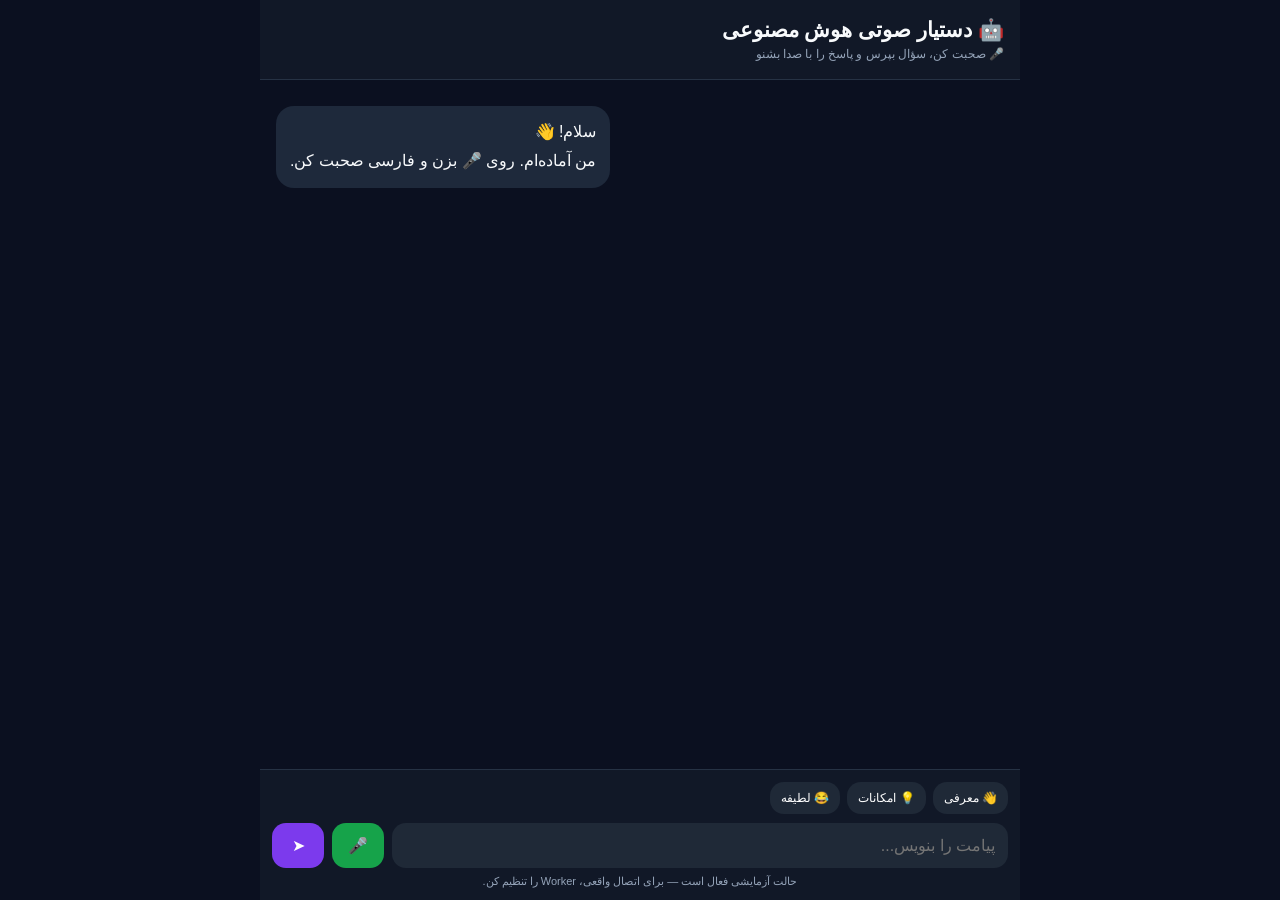
<file: index.html>
<!doctype html>
<html lang="fa" dir="rtl">
<head>
<meta charset="utf-8">
<meta name="viewport" content="width=device-width,initial-scale=1,viewport-fit=cover">
<meta name="theme-color" content="#111827">
<title>AI Voice App</title>
<style>
*{box-sizing:border-box}body{margin:0;font-family:Tahoma,Arial,sans-serif;background:#0b1020;color:#f8fafc}
.app{max-width:760px;margin:auto;min-height:100vh;display:flex;flex-direction:column}
header{padding:18px 16px;background:#111827;position:sticky;top:0;z-index:5;border-bottom:1px solid #263244}
h1{font-size:21px;margin:0 0 5px}.sub{color:#94a3b8;font-size:12px}
#chat{flex:1;padding:16px;overflow:auto}.msg{display:flex;margin:10px 0}.msg.user{justify-content:flex-start}.msg.ai{justify-content:flex-end}
.bubble{max-width:86%;padding:12px 14px;border-radius:18px;line-height:1.8;white-space:pre-wrap}
.user .bubble{background:#2563eb}.ai .bubble{background:#1e293b}
.bottom{padding:12px;background:#111827;border-top:1px solid #263244;position:sticky;bottom:0}
.row{display:flex;gap:8px}.row input{flex:1}.row button{width:52px}
input,button{border:0;border-radius:14px;padding:13px;font:inherit}input{background:#1f2937;color:#fff;outline:none}
button{background:#2563eb;color:#fff;cursor:pointer}.mic{background:#16a34a}.send{background:#7c3aed}
.quick{display:flex;gap:7px;overflow:auto;margin-bottom:9px}.quick button{white-space:nowrap;background:#1f2937;font-size:12px;padding:9px 11px}
.status{font-size:11px;color:#94a3b8;margin-top:7px;text-align:center}
.typing{opacity:.7}
</style>
</head>
<body>
<div class="app">
<header>
<h1>🤖 دستیار صوتی هوش مصنوعی</h1>
<div class="sub">🎤 صحبت کن، سؤال بپرس و پاسخ را با صدا بشنو</div>
</header>
<main id="chat"></main>
<div class="bottom">
<div class="quick">
<button onclick="quick('سلام، خودت را معرفی کن')">👋 معرفی</button>
<button onclick="quick('امروز چه کارهایی می‌توانی انجام بدهی؟')">💡 امکانات</button>
<button onclick="quick('یک لطیفه کوتاه بگو')">😂 لطیفه</button>
</div>
<div class="row">
<input id="text" placeholder="پیامت را بنویس..." autocomplete="off">
<button class="mic" id="mic" onclick="startVoice()">🎤</button>
<button class="send" onclick="send()">➤</button>
</div>
<div class="status" id="status">حالت آزمایشی فعال است — برای اتصال واقعی، Worker را تنظیم کن.</div>
</div>
</div>

<script>
const WORKER_URL = "https://ai-voice-worker.aghilechresh83.workers.dev/";
const chat=document.getElementById("chat"), input=document.getElementById("text"), status=document.getElementById("status");
let history=[];

function add(role,text){
  const wrap=document.createElement("div"); wrap.className="msg "+(role==="user"?"user":"ai");
  const b=document.createElement("div"); b.className="bubble"; b.textContent=text;
  wrap.appendChild(b); chat.appendChild(wrap); chat.scrollTop=chat.scrollHeight;
}
function speak(text){
  if(!("speechSynthesis" in window)) return;
  speechSynthesis.cancel();
  const u=new SpeechSynthesisUtterance(text); u.lang="fa-IR"; u.rate=.95; u.pitch=1;
  speechSynthesis.speak(u);
}
function quick(t){input.value=t;send()}
function demo(text){
  const t=text.toLowerCase();
  if(t.includes("سلام")) return "سلام! 👋 من دستیار صوتی هوش مصنوعی هستم. آماده‌ام باهات صحبت کنم.";
  if(t.includes("معرفی")) return "من یک دستیار صوتی فارسی هستم. می‌توانی با میکروفون صحبت کنی و پاسخ من را با صدا بشنوی.";
  if(t.includes("لطیفه")) return "یه روز کامپیوتر رفت دکتر! دکتر گفت: مشکلت چیه؟ گفت: ویروسی شدم! 😄";
  if(t.includes("امکانات")) return "فعلاً می‌توانم پیام متنی بگیرم، صدای فارسی را تشخیص بدهم و پاسخ را با صدای فارسی پخش کنم. با Worker می‌توانیم هوش مصنوعی واقعی را هم وصل کنیم.";
  return "پیامت را دریافت کردم 😊 برای پاسخ هوش مصنوعی واقعی، آدرس Cloudflare Worker را داخل index.html جایگزین کن.";
}
async function askAI(text){
  const r=await fetch(WORKER_URL,{
    method:"POST",headers:{"Content-Type":"application/json"},
    body:JSON.stringify({message:text,history})
  });
  if(!r.ok) throw new Error("Worker error "+r.status);
  const data=await r.json();
  if(!data.answer) throw new Error("پاسخ نامعتبر");
  return data.answer;
}
async function send(){
  const text=input.value.trim(); if(!text)return;
  input.value=""; add("user",text); history.push({role:"user",content:text});
  status.textContent="در حال پاسخ‌گویی…";
  let answer;
  try{
    if(!WORKER_URL.includes("YOUR-WORKER")) answer=await askAI(text);
    else answer=demo(text);
  }catch(e){
    answer="⚠️ اتصال به هوش مصنوعی برقرار نشد. آدرس Worker را بررسی کن.";
  }
  add("ai",answer); history.push({role:"assistant",content:answer}); speak(answer);
  status.textContent=WORKER_URL.includes("YOUR-WORKER")?"حالت آزمایشی فعال است":"اتصال به Worker فعال است";
}
input.addEventListener("keydown",e=>{if(e.key==="Enter")send()});

function startVoice(){
  const SR=window.SpeechRecognition||window.webkitSpeechRecognition;
  if(!SR){status.textContent="مرورگر شما تشخیص گفتار را پشتیبانی نمی‌کند؛ Chrome را امتحان کن.";return}
  const r=new SR(); r.lang="fa-IR"; r.interimResults=false; r.continuous=false;
  status.textContent="🎤 گوش می‌دهم…";
  r.onresult=e=>{input.value=e.results[0][0].transcript;send()};
  r.onerror=()=>status.textContent="مشکل در دریافت صدا. اجازه میکروفون را بررسی کن.";
  r.onend=()=>{if(!input.value)status.textContent="آماده‌ام 🎤"};
  r.start();
}
add("ai","سلام! 👋\nمن آماده‌ام. روی 🎤 بزن و فارسی صحبت کن.");
</script>
</body>
</html>
</file>
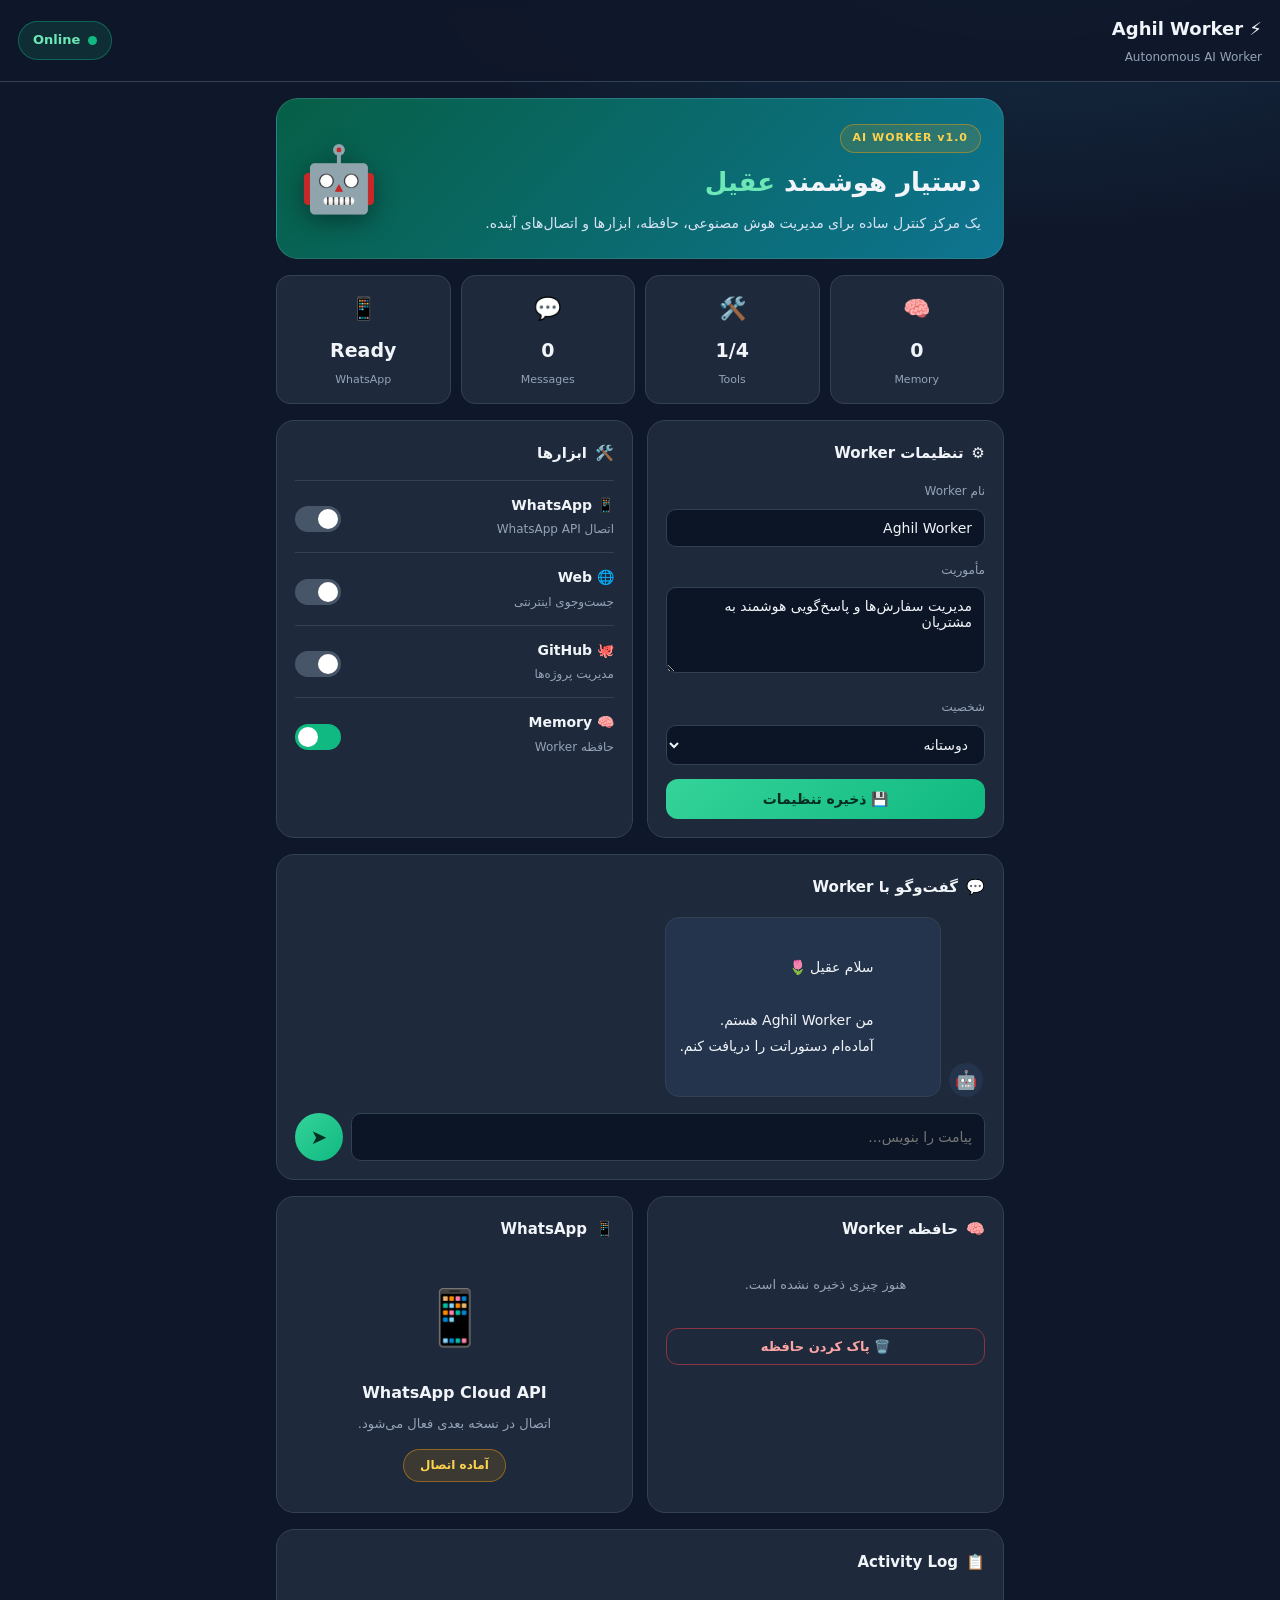
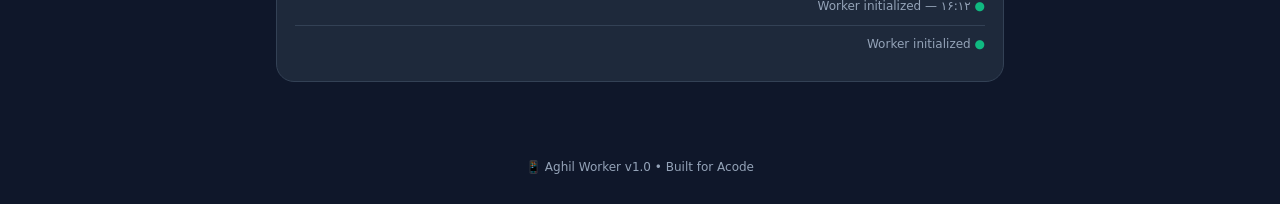
<file: index (7).html>
<!DOCTYPE html>
<html lang="fa" dir="rtl">
<head>
  <meta charset="UTF-8">
  <meta name="viewport" content="width=device-width, initial-scale=1.0">

  <title>Aghil Worker</title>

  <meta
    name="description"
    content="Aghil Worker - AI Worker Dashboard"
  >

  <link rel="stylesheet" href="style.css">
</head>

<body>

  <header class="topbar">
    <div>
      <div class="brand">⚡ Aghil Worker</div>
      <div class="subtitle">Autonomous AI Worker</div>
    </div>

    <div class="status">
      <span class="status-dot"></span>
      Online
    </div>
  </header>


  <main class="container">

    <section class="hero">
      <div>
        <span class="badge">AI WORKER v1.0</span>

        <h1>
          دستیار هوشمند
          <span>عقیل</span>
        </h1>

        <p>
          یک مرکز کنترل ساده برای مدیریت هوش مصنوعی،
          حافظه، ابزارها و اتصال‌های آینده.
        </p>
      </div>

      <div class="hero-icon">
        🤖
      </div>
    </section>


    <section class="stats">

      <div class="stat-card">
        <span>🧠</span>
        <strong id="memoryCount">0</strong>
        <small>Memory</small>
      </div>

      <div class="stat-card">
        <span>🛠️</span>
        <strong id="toolCount">4</strong>
        <small>Tools</small>
      </div>

      <div class="stat-card">
        <span>💬</span>
        <strong id="messageCount">0</strong>
        <small>Messages</small>
      </div>

      <div class="stat-card">
        <span>📱</span>
        <strong>Ready</strong>
        <small>WhatsApp</small>
      </div>

    </section>


    <section class="grid">

      <div class="panel">

        <div class="panel-title">
          <span>⚙️</span>
          تنظیمات Worker
        </div>

        <label>
          نام Worker
        </label>

        <input
          id="workerName"
          type="text"
          placeholder="Aghil Worker"
          value="Aghil Worker"
        >

        <label>
          مأموریت
        </label>

        <textarea
          id="workerMission"
          rows="4"
          placeholder="مأموریت Worker را بنویس..."
        >مدیریت سفارش‌ها و پاسخ‌گویی هوشمند به مشتریان</textarea>

        <label>
          شخصیت
        </label>

        <select id="personality">
          <option value="friendly">دوستانه</option>
          <option value="professional">حرفه‌ای</option>
          <option value="short">کوتاه و سریع</option>
          <option value="smart">هوشمند و تحلیلی</option>
        </select>

        <button
          class="primary"
          onclick="saveWorkerSettings()"
        >
          💾 ذخیره تنظیمات
        </button>

      </div>


      <div class="panel">

        <div class="panel-title">
          <span>🛠️</span>
          ابزارها
        </div>

        <div class="tool">
          <div>
            <b>📱 WhatsApp</b>
            <small>اتصال WhatsApp API</small>
          </div>

          <label class="switch">
            <input
              type="checkbox"
              id="whatsappTool"
              onchange="toggleTool('whatsapp')"
            >
            <span></span>
          </label>
        </div>


        <div class="tool">
          <div>
            <b>🌐 Web</b>
            <small>جست‌وجوی اینترنتی</small>
          </div>

          <label class="switch">
            <input
              type="checkbox"
              id="webTool"
              onchange="toggleTool('web')"
            >
            <span></span>
          </label>
        </div>


        <div class="tool">
          <div>
            <b>🐙 GitHub</b>
            <small>مدیریت پروژه‌ها</small>
          </div>

          <label class="switch">
            <input
              type="checkbox"
              id="githubTool"
              onchange="toggleTool('github')"
            >
            <span></span>
          </label>
        </div>


        <div class="tool">
          <div>
            <b>🧠 Memory</b>
            <small>حافظه Worker</small>
          </div>

          <label class="switch">
            <input
              type="checkbox"
              id="memoryTool"
              checked
              onchange="toggleTool('memory')"
            >
            <span></span>
          </label>
        </div>

      </div>

    </section>


    <section class="panel chat-panel">

      <div class="panel-title">
        <span>💬</span>
        گفت‌وگو با Worker
      </div>

      <div
        id="chat"
        class="chat"
      >

        <div class="message bot">
          <div class="avatar">🤖</div>

          <div class="bubble">
            سلام عقیل 🌷<br>
            من Aghil Worker هستم.
            آماده‌ام دستوراتت را دریافت کنم.
          </div>
        </div>

      </div>


      <div class="chat-input">

        <input
          id="messageInput"
          type="text"
          placeholder="پیامت را بنویس..."
          onkeydown="handleEnter(event)"
        >

        <button onclick="sendMessage()">
          ➤
        </button>

      </div>

    </section>


    <section class="grid">

      <div class="panel">

        <div class="panel-title">
          <span>🧠</span>
          حافظه Worker
        </div>

        <div id="memoryList" class="memory-list">
          <div class="empty">
            هنوز چیزی ذخیره نشده است.
          </div>
        </div>

        <button
          class="danger"
          onclick="clearMemory()"
        >
          🗑️ پاک کردن حافظه
        </button>

      </div>


      <div class="panel">

        <div class="panel-title">
          <span>📱</span>
          WhatsApp
        </div>

        <div class="connection-card">

          <div class="big-icon">
            📱
          </div>

          <h3>
            WhatsApp Cloud API
          </h3>

          <p>
            اتصال در نسخه بعدی فعال می‌شود.
          </p>

          <span class="coming">
            آماده اتصال
          </span>

        </div>

      </div>

    </section>


    <section class="panel activity">

      <div class="panel-title">
        <span>📋</span>
        Activity Log
      </div>

      <div id="logs">
        <div class="log">
          <span>●</span>
          Worker initialized
        </div>
      </div>

    </section>

  </main>


  <footer>
    Aghil Worker v1.0 • Built for Acode 📱
  </footer>


  <script src="config.js"></script>
  <script src="memory.js"></script>
  <script src="app.js"></script>

</body>
</html>
</file>
<file: style.css>
/* Aghil Worker — styles (dark RTL dashboard) */
* { box-sizing: border-box; margin: 0; padding: 0; }

:root {
  --bg: #0f172a;
  --panel: #1e293b;
  --panel-2: #24344d;
  --input: #0b1526;
  --line: #334155;
  --text: #f1f5f9;
  --muted: #94a3b8;
  --accent: #10b981;
  --accent-soft: rgba(16, 185, 129, 0.14);
  --amber: #f59e0b;
  --amber-soft: rgba(245, 158, 11, 0.14);
  --red: #ef4444;
}

html { color-scheme: dark; }

body {
  font-family: Tahoma, "Segoe UI", ui-sans-serif, system-ui, sans-serif;
  background: radial-gradient(1200px 600px at 80% -10%, #16324a 0%, var(--bg) 55%) fixed, var(--bg);
  color: var(--text);
  line-height: 1.9;
  min-height: 100dvh;
}

button { font-family: inherit; cursor: pointer; }
input, select, textarea { font-family: inherit; }

/* top bar */
.topbar {
  position: sticky; top: 0; z-index: 20;
  display: flex; align-items: center; justify-content: space-between;
  padding: 12px 18px;
  background: rgba(15, 23, 42, 0.88);
  backdrop-filter: blur(8px);
  border-bottom: 1px solid var(--line);
}
.brand { font-weight: 800; font-size: 18px; }
.subtitle { font-size: 12px; color: var(--muted); }
.status {
  display: inline-flex; align-items: center; gap: 8px;
  font-size: 13px; font-weight: 700; color: #6ee7b7;
  background: var(--accent-soft);
  border: 1px solid rgba(16, 185, 129, 0.4);
  border-radius: 999px; padding: 6px 14px;
}
.status-dot { width: 9px; height: 9px; border-radius: 50%; background: var(--accent); animation: blink 1.6s infinite; }
@keyframes blink { 50% { opacity: 0.35; } }

/* layout */
.container { max-width: 760px; margin: 0 auto; padding: 16px 16px 48px; }

/* hero */
.hero {
  display: flex; align-items: center; justify-content: space-between; gap: 16px;
  background: linear-gradient(135deg, #065f46, #0e7490);
  border: 1px solid rgba(255, 255, 255, 0.12);
  border-radius: 22px; padding: 22px; margin-bottom: 16px;
}
.badge {
  display: inline-block; font-size: 11px; font-weight: 800; letter-spacing: 1px;
  background: var(--amber-soft); color: #fcd34d;
  border: 1px solid rgba(245, 158, 11, 0.45);
  padding: 3px 12px; border-radius: 999px; margin-bottom: 10px;
}
.hero h1 { font-size: 26px; line-height: 1.5; margin-bottom: 8px; }
.hero h1 span { color: #6ee7b7; }
.hero p { font-size: 14px; color: #d7e3f4; }
.hero-icon { font-size: 64px; line-height: 1; filter: drop-shadow(0 6px 12px rgba(0,0,0,0.4)); }

/* stats */
.stats { display: grid; grid-template-columns: repeat(4, 1fr); gap: 10px; margin-bottom: 16px; }
.stat-card {
  background: var(--panel); border: 1px solid var(--line);
  border-radius: 14px; padding: 12px 6px; text-align: center;
  display: flex; flex-direction: column; gap: 2px; align-items: center;
}
.stat-card span { font-size: 22px; }
.stat-card strong { font-size: 19px; font-variant-numeric: tabular-nums; }
.stat-card small { font-size: 11px; color: var(--muted); }

/* panels */
.grid { display: grid; grid-template-columns: 1fr 1fr; gap: 14px; margin-bottom: 16px; }
.panel {
  background: var(--panel); border: 1px solid var(--line);
  border-radius: 18px; padding: 18px; margin-bottom: 0;
}
section.panel { margin-bottom: 16px; }
section.grid { margin-bottom: 16px; }
.panel-title { display: flex; align-items: center; gap: 8px; font-weight: 800; font-size: 15px; margin-bottom: 12px; }

label { display: block; font-size: 12px; color: var(--muted); margin: 12px 0 6px; }
input[type="text"], select, textarea {
  width: 100%; background: var(--input); color: var(--text);
  border: 1px solid var(--line); border-radius: 10px;
  padding: 10px 12px; font-size: 14px; outline: none;
}
input[type="text"]:focus, select:focus, textarea:focus { border-color: var(--accent); box-shadow: 0 0 0 3px rgba(16,185,129,0.2); }
textarea { resize: vertical; }
select option { background: var(--panel); }

button.primary {
  width: 100%; margin-top: 14px; padding: 12px;
  border: 0; border-radius: 12px; font-weight: 800; font-size: 14px; color: #052e22;
  background: linear-gradient(135deg, #34d399, #10b981);
}
button.primary:active { transform: scale(0.98); }
button.danger {
  width: 100%; margin-top: 12px; padding: 10px;
  background: transparent; color: #fca5a5;
  border: 1px solid rgba(239, 68, 68, 0.5); border-radius: 12px; font-size: 13px; font-weight: 700;
}

/* tools */
.tool { display: flex; align-items: center; justify-content: space-between; gap: 10px; padding: 11px 0; border-top: 1px solid var(--line); }
.tool:first-of-type { border-top: 0; }
.tool b { display: block; font-size: 14px; }
.tool small { display: block; font-size: 12px; color: var(--muted); }
.switch { position: relative; display: inline-block; width: 46px; height: 26px; flex-shrink: 0; }
.switch input { opacity: 0; width: 0; height: 0; }
.switch span {
  position: absolute; inset: 0; border-radius: 999px;
  background: #475569; transition: 0.2s;
}
.switch span::after {
  content: ""; position: absolute; top: 3px; inset-inline-start: 3px;
  width: 20px; height: 20px; border-radius: 50%; background: #fff; transition: 0.2s;
}
.switch input:checked + span { background: var(--accent); }
.switch input:checked + span::after { transform: translateX(-20px); }

/* chat */
.chat-panel { margin-bottom: 16px; }
.chat { display: flex; flex-direction: column; gap: 10px; max-height: 340px; overflow-y: auto; padding: 4px 2px; }
.message { display: flex; gap: 8px; align-items: flex-end; }
.message.user { flex-direction: row-reverse; }
.avatar {
  width: 34px; height: 34px; border-radius: 50%; flex-shrink: 0;
  background: var(--panel-2); display: grid; place-items: center; font-size: 18px;
}
.bubble {
  background: var(--panel-2); border: 1px solid var(--line);
  border-radius: 14px; padding: 9px 13px; font-size: 14px;
  max-width: 82%; white-space: pre-wrap; word-break: break-word;
}
.message.user .bubble { background: #065f46; border-color: #047857; }
.typing .tdot { display: inline-block; width: 7px; height: 7px; margin: 0 2px; border-radius: 50%; background: var(--muted); animation: blink 1s infinite; }
.typing .tdot:nth-child(2) { animation-delay: 0.2s; }
.typing .tdot:nth-child(3) { animation-delay: 0.4s; }
.chat-input { display: flex; gap: 8px; margin-top: 12px; }
.chat-input input { flex: 1; }
.chat-input button {
  width: 48px; height: 48px; border-radius: 50%; border: 0;
  background: linear-gradient(135deg, #34d399, #10b981);
  color: #052e22; font-size: 20px; flex-shrink: 0;
}

/* memory */
.memory-list { display: flex; flex-direction: column; gap: 8px; max-height: 260px; overflow-y: auto; }
.memory-item {
  background: var(--input); border: 1px solid var(--line);
  border-radius: 10px; padding: 8px 12px; font-size: 13px;
}
.memory-meta { display: flex; align-items: center; justify-content: space-between; margin-top: 4px; }
.memory-meta small { color: var(--muted); font-size: 11px; }
.mini-danger { background: none; border: 0; color: #fca5a5; font-size: 12px; }
.empty { text-align: center; color: var(--muted); font-size: 13px; padding: 18px 8px; }

/* whatsapp card */
.connection-card { text-align: center; padding: 12px 6px; }
.big-icon { font-size: 54px; }
.connection-card h3 { margin: 8px 0 4px; font-size: 16px; }
.connection-card p { font-size: 13px; color: var(--muted); margin-bottom: 12px; }
.coming {
  display: inline-block; font-size: 12px; font-weight: 700; color: #fcd34d;
  background: var(--amber-soft); border: 1px solid rgba(245,158,11,0.45);
  border-radius: 999px; padding: 4px 16px;
}

/* activity */
.log { font-size: 12px; color: var(--muted); padding: 7px 0; border-top: 1px solid var(--line); }
.log:first-child { border-top: 0; }
.log span { color: var(--accent); }

footer { text-align: center; color: var(--muted); font-size: 12px; padding: 10px 0 26px; }

@media (max-width: 640px) {
  .grid { grid-template-columns: 1fr; }
  .hero h1 { font-size: 22px; }
  .hero-icon { font-size: 48px; }
}
@media (max-width: 420px) {
  .stats { grid-template-columns: repeat(2, 1fr); }
}
</file>
